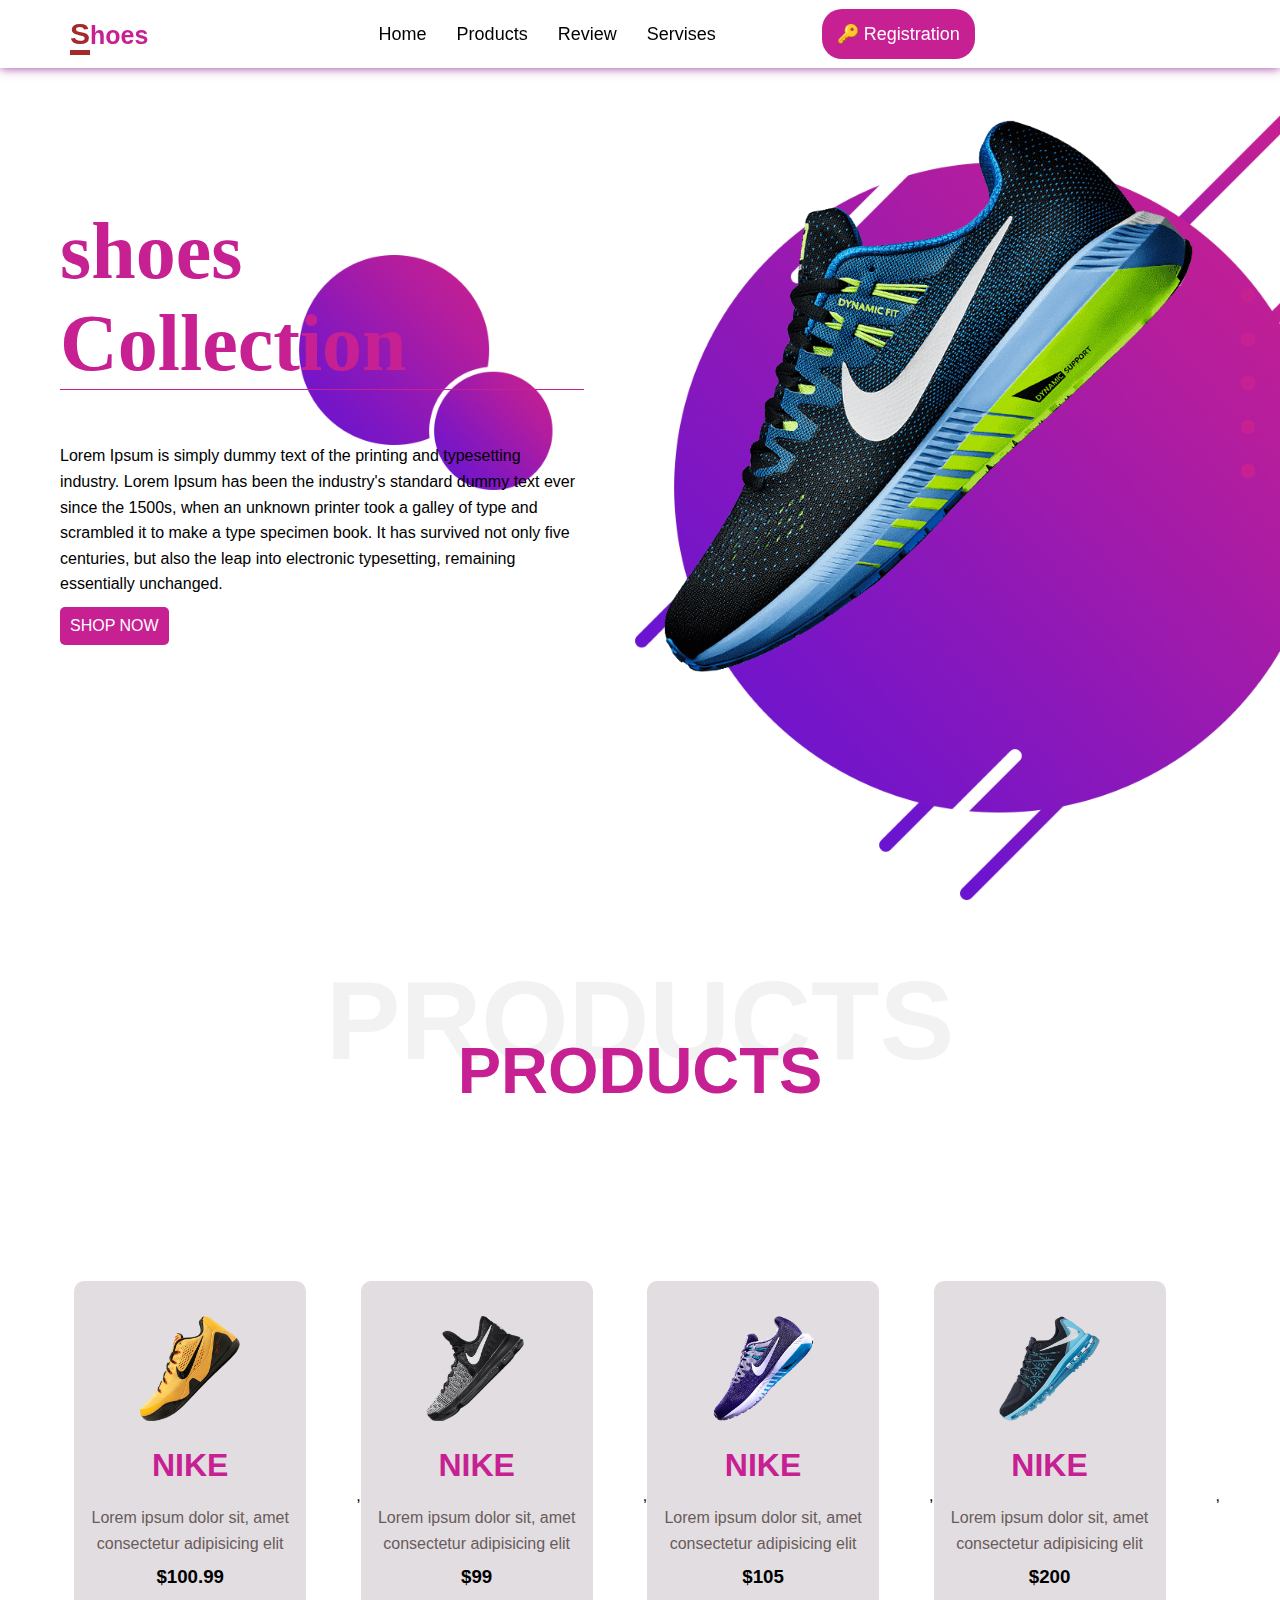
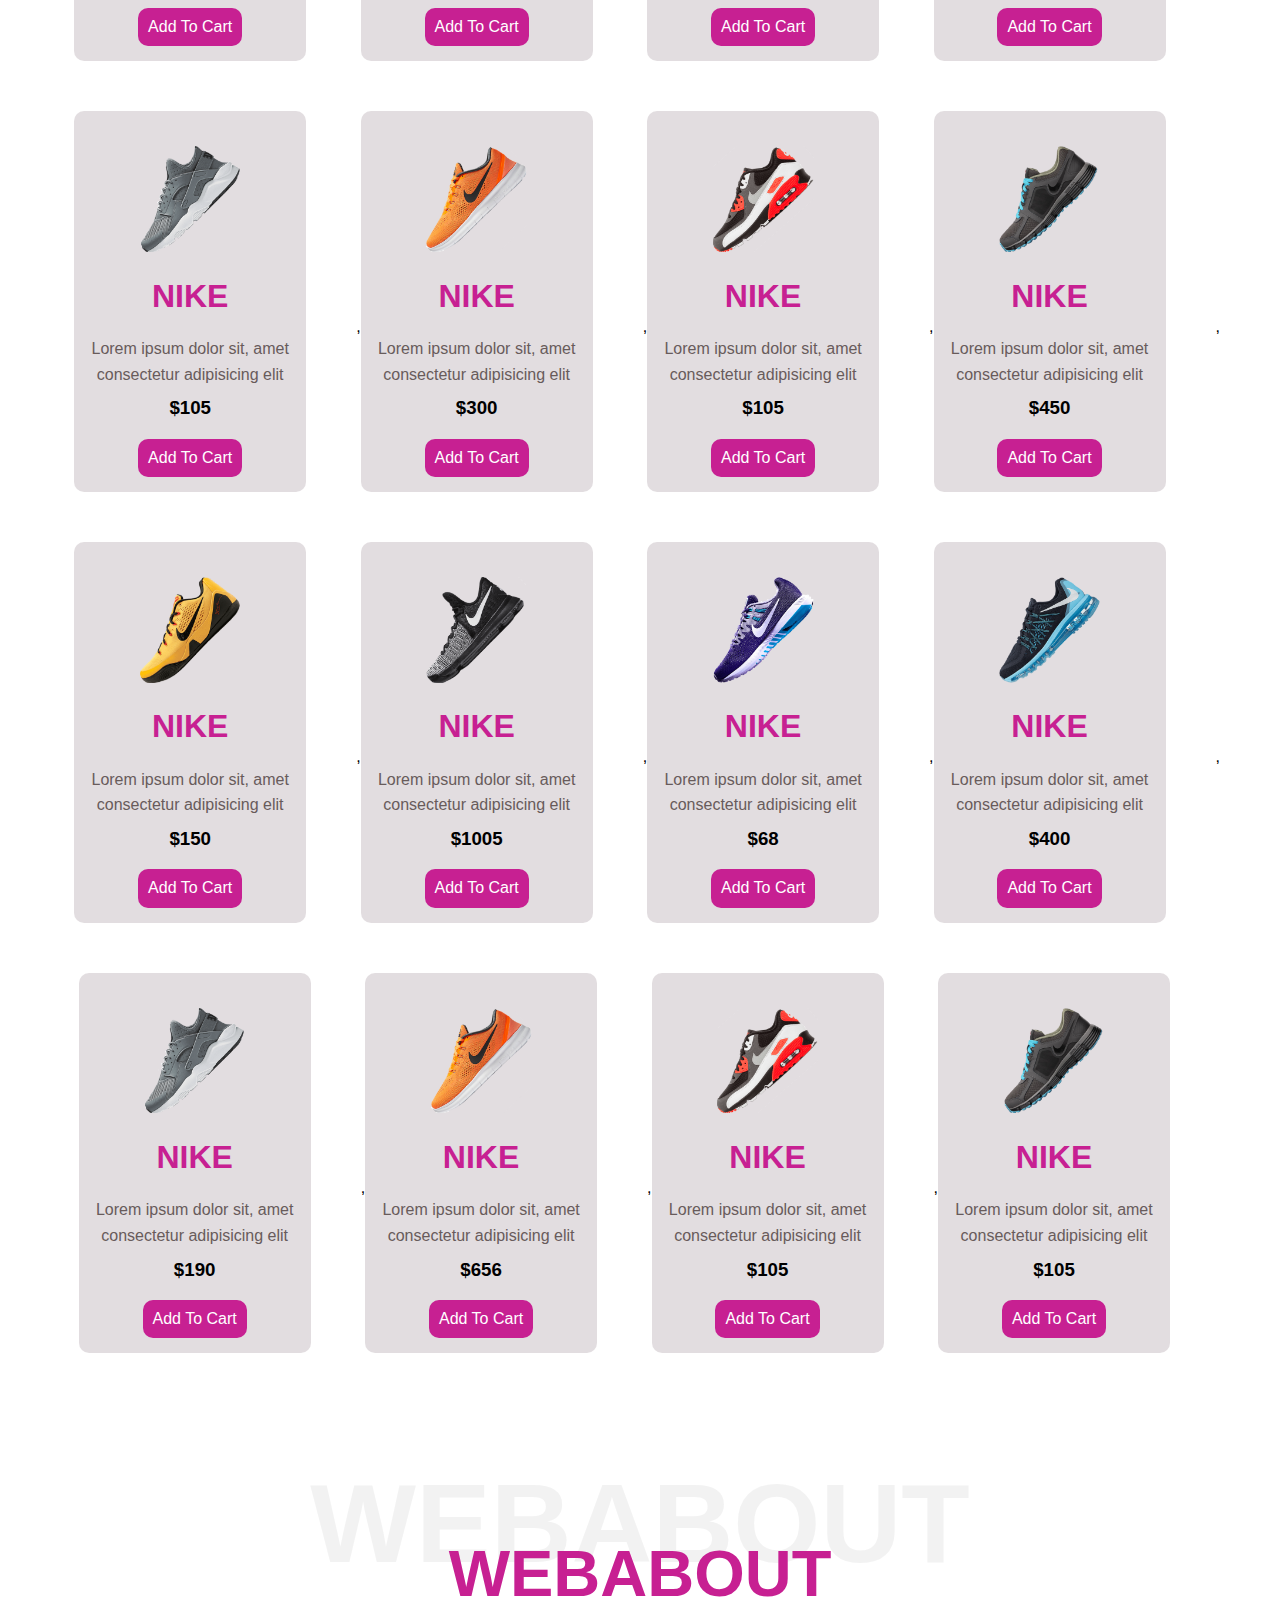
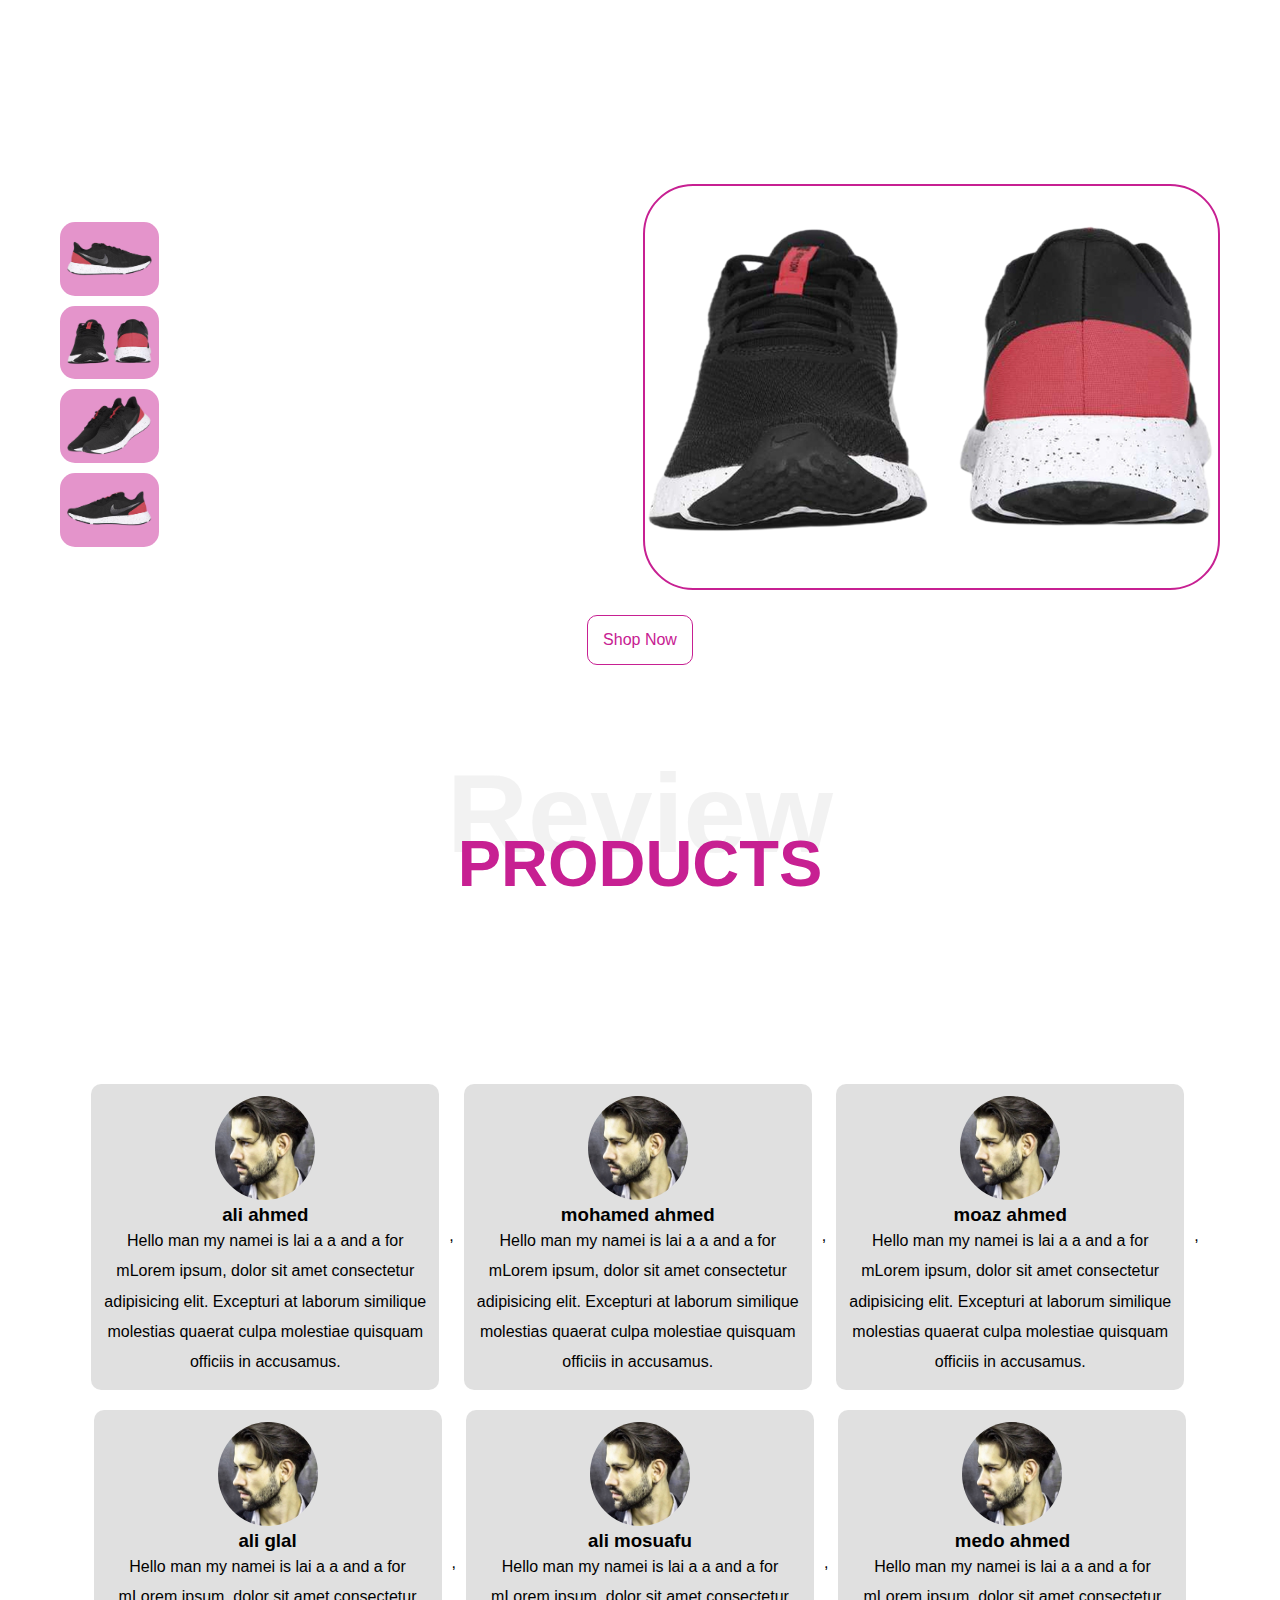
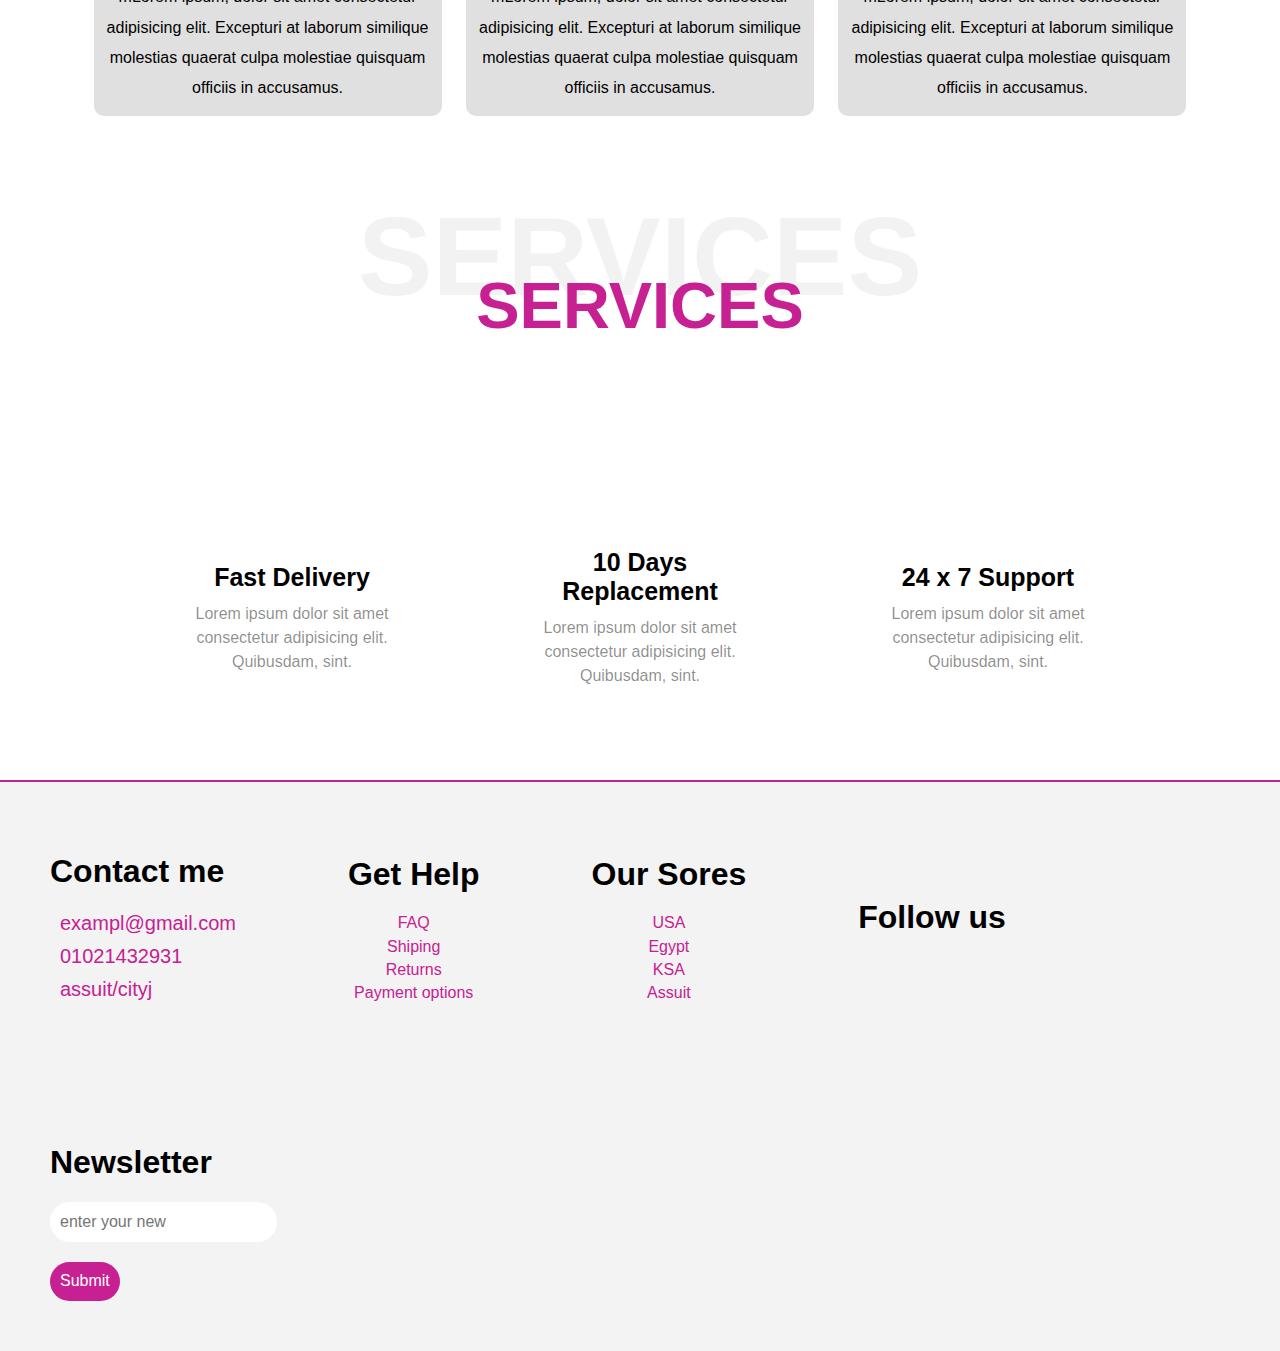
<file: index.html>
<!DOCTYPE html>
<html lang="en">
<head>
    <meta charset="UTF-8">
    <meta name="description" content="the best website to sell shoes">
    <meta name="viewport" content="width=device-width, initial-scale=1.0">
    <title>Shoes Store</title>
    <link rel="stylesheet" href="normalize.css">
    <link rel="stylesheet" href="style.css">
    <link rel="stylesheet" href="https://cdnjs.cloudflare.com/ajax/libs/font-awesome/6.4.2/css/all.min.css" integrity="sha512-z3gLpd7yknf1YoNbCzqRKc4qyor8gaKU1qmn+CShxbuBusANI9QpRohGBreCFkKxLhei6S9CQXFEbbKuqLg0DA==" crossorigin="anonymous" referrerpolicy="no-referrer" />
</head>
<body>
    <!-- start scroll progress -->
    <div class="scroller"></div>
     <!-- start scroll progress -->

    <!-- start header -->
    <header>
        <div class="container">
            <h1><i style="margin-right: 10px; font-size: 30px;" class="fa-solid fa-check"></i><span>S</span>hoes</h1>
            <nav>
                <ul>
                    <li><a href="#Home">Home</a></li>
                    <li><a href="#products">Products</a></li>
                    <li><a href="#Review">Review</a></li>
                    <li><a href="#SERVICES">Servises</a></li>
                    <li id="logout" onclick="Logout(event)" ><a href="index.html" > Logout </a></li>
                    <li id="regester" ><a href="./Registration.html"  class="registration">🔑 Registration </a></li>
                </ul>
            </nav>
            <div class="icons">
                <i class="fa-solid fa-cart-shopping"></i>
                <i class="fa-solid fa-user"></i>
                <i class="fa-solid fa-star"></i>
            </div>
        </div>
    </header>
    <!-- end header -->
    
    <!-- start main section -->
    <section class="main" id="Home">
        <div class="container">
            <div class="text">
                <h1>shoes <br>Collection</h1>
                <p>Lorem Ipsum is simply dummy text of the printing and typesetting industry. Lorem Ipsum has been the industry's standard dummy text ever since the 1500s, when an unknown printer took a galley of type and scrambled it to make a type specimen book. It has survived not only five centuries, but also the leap into electronic typesetting, remaining essentially unchanged.</p>
             <button>SHOP NOW  <i class="fa-solid fa-arrow-right"></i></button>
            </div>
            <div class="shoe">
                <img src="./image/shoes.png" alt="this is a shoe">
            </div>
            <div class="icons">
                <i class="fa-brands fa-linkedin"></i>
                <i class="fa-brands fa-youtube"></i>
                <i class="fa-brands fa-github"></i>
                <i class="fa-brands fa-facebook"></i>
                <i class="fa-brands fa-twitter"></i>
            </div>
        </div>
    </section>
    <!-- end main section -->

    <!-- start products section -->
    <section class="products" id="products">
        <div class="container">
            <div class="main-heading">
                <h1>PRODUCTS</h1>
                <h2>PRODUCTS</h2>
            </div>
            <div class="boxes" id="boxes">
            </div>
        </div>
    </section>
    <!-- end products section  -->


    <!-- start web about  -->
    <section class="webabout" id="webabout">
        <div class="container">
            <div class="main-heading web">
                <h1>WEBABOUT</h1>
                <h2>WEBABOUT</h2>
            </div>
            <div class="content">
                <div class="images">
                    <img src="./image/red_shoes4.png" alt="">
                    <img src="./image/red_shoes2.png" alt="">
                    <img src="./image/red_shoes1.png" alt="">
                    <img src="./image/red_shoes3.png" alt="">
                </div>
                <div class="maintwo">
                    <img src="./image/red_shoes2.png" alt="main">
                </div>
        </div>
        <div class="btn">
            <a href="#">Shop Now </a>
        </div>
    </div>
    </section>
    <!-- end web about  -->


    <!-- end Review section -->
    <section class="Review" id="Review">
        <div class="container">
            <div class="main-heading Review">
                <h1>PRODUCTS</h1>
               <h2>Review</h2>    
            </div>
            <div class="content" id="reviewContent">
            </div>
        </div>
      <!-- end Review section -->

    <!-- start SERVICES section -->
    <section class="Services" id="SERVICES">
        <div class="container">
            <div class="main-heading services">
                <h1>SERVICES</h1>
               <h2>SERVICES</h2>    
            </div>
            <div class="boxes">
                <div class="box">
                    <i class="fa-solid fa-truck"></i>
                    <h3>Fast Delivery</h3>
                   <p>Lorem ipsum dolor sit amet consectetur adipisicing elit. Quibusdam, sint.</p>
                </div>
                <div class="box">
                    <i class="fa-solid fa-repeat"></i>                    <h3>10 Days Replacement
                    </h3>
                   <p>Lorem ipsum dolor sit amet consectetur adipisicing elit. Quibusdam, sint.</p>
                </div>
                <div class="box">
                    <i class="fa-solid fa-headphones"></i>                    <h3>
                        24 x 7 Support</h3>
                   <p>Lorem ipsum dolor sit amet consectetur adipisicing elit. Quibusdam, sint.</p>
                </div>
            </div>
        </div>
    </section>
    <!-- end SERVICES section -->
<!-- start footer section -->
   <footer>
    <div class="container">
        <div class="contact">
            <h1>Contact me</h1>
            <div class="personladata">
                <div class="icons">
                    <i class="fa-solid fa-address-book"></i>
                    <i class="fa-solid fa-phone"></i>
                    <i class="fa-solid fa-envelope"></i>
                </div>
                <div class="data">
                    <p>exampl@gmail.com</p>
                    <p>01021432931</p>
                    <p>assuit/cityj</p>
                </div>
            </div>
        </div>  
        <div class="help">
            <h1>Get Help</h1>
            <p>FAQ</p>
            <p>Shiping</p>
            <p>Returns</p>
            <p>Payment options</p>
        </div>
        <div class="stores">
            <h1>Our Sores</h1>
            <p>USA</p>
            <p>Egypt</p>
            <p>KSA</p>
            <p>Assuit</p>
        </div>
        <div class="follow">
            <h1>Follow us</h1>
            <div class="icons">
                <i class="fa-brands fa-facebook"></i>
                <i class="fa-brands fa-twitter"></i>
                <i class="fa-brands fa-youtube"></i>
                <i class="fa-brands fa-github"></i>
            </div>
        </div>
        <div class="new">
            <h1>Newsletter</h1>
            <input type="text" placeholder="enter your new"><br>
            <button>Submit</button>
        </div>
    </div>
   </footer>
<!-- end footer section -->
    <script src="main.js"></script>
</body>
</html>
</file>
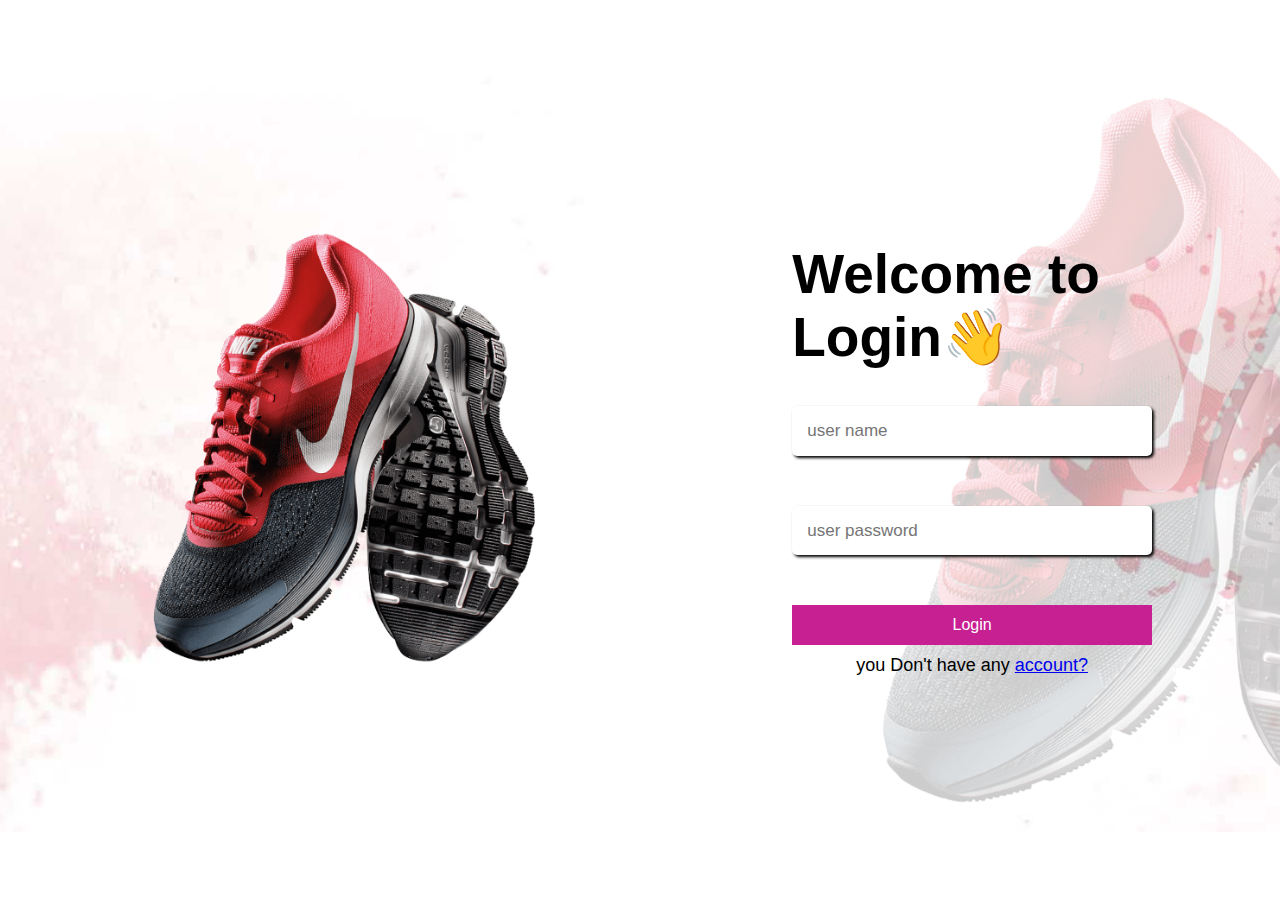
<file: login.html>
<!DOCTYPE html>
<html lang="en">
<head>
    <meta charset="UTF-8">
    <meta name="viewport" content="width=device-width, initial-scale=1.0">
    <title>Registration 🔑</title>
    <link rel="stylesheet" href="https://cdnjs.cloudflare.com/ajax/libs/font-awesome/6.4.2/css/all.min.css" integrity="sha512-z3gLpd7yknf1YoNbCzqRKc4qyor8gaKU1qmn+CShxbuBusANI9QpRohGBreCFkKxLhei6S9CQXFEbbKuqLg0DA==" crossorigin="anonymous" referrerpolicy="no-referrer" />
    <link rel="stylesheet" href="normalize.css">
    <link rel="stylesheet" href="Registration.css">
</head>
<style>
    @media (max-width:1020px) {
        .login .container{
            width: 66%;
        } 
    }
    @media (min-width:1024px) {
        .login .container{
            width: 80%;
        } 
    }
</style>
<body>
    <!-- start main section -->
    <section class="login">
        <div class="container">
            <div class="image">
                <img src="./image/logshoes.png" alt="login page image">
            </div>
            <div class="login">
                <h1 >Welcome to Login👋</h1>
                <form>
                    <input type="text" id="user-input" placeholder="user name" required>
                    <input type="password" id="password-input" placeholder="user password" required>
                    <button type="submit" onclick="Login(event)" >Login</button>
                    <p>you Don't have any  <a href="./Registration.html">account?</a></p>
                </form>
            </div>
        </div>
    </section>
    <!-- end main section --> 

    <script src="main.js"></script>
</body>
</html>
</file>
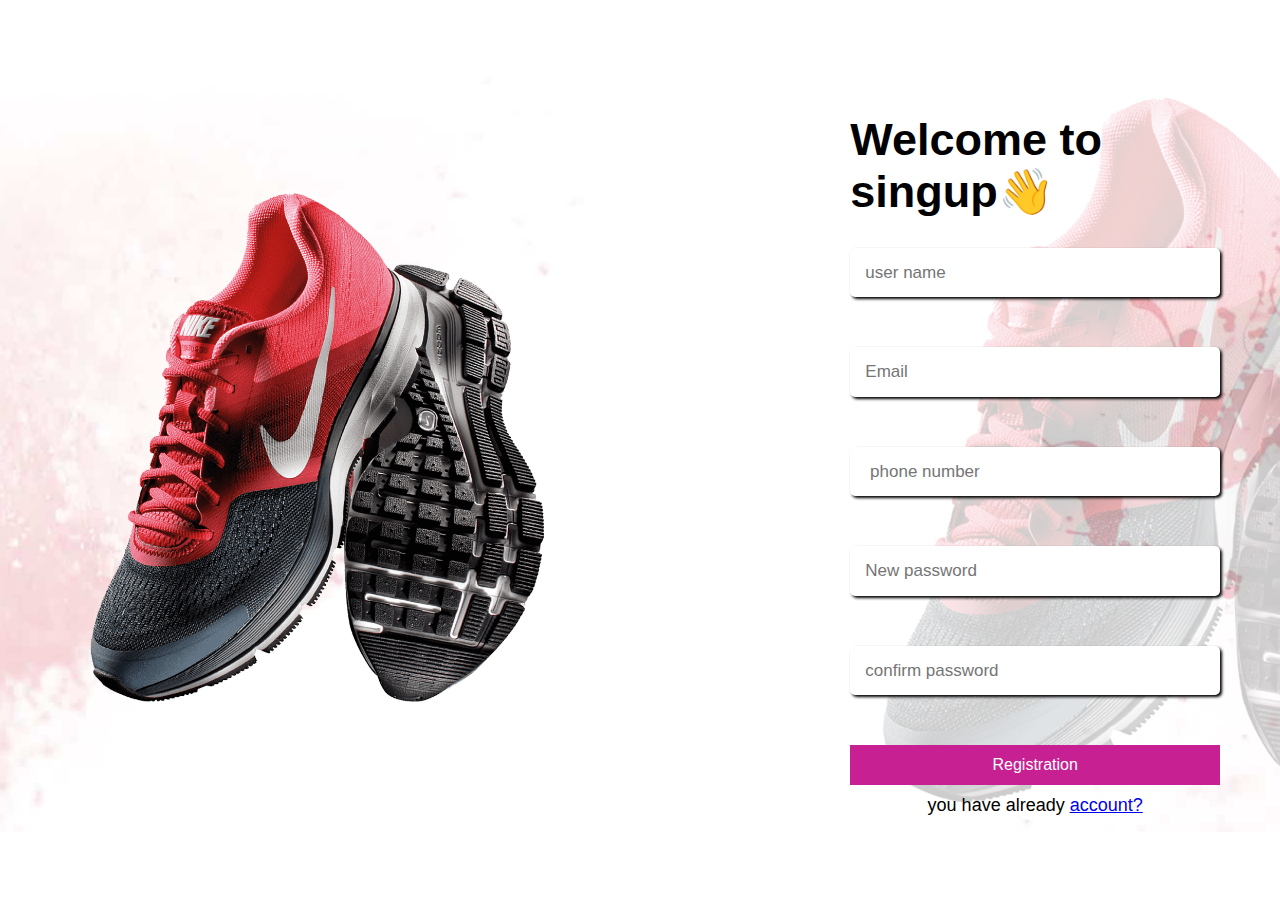
<file: Registration.html>
<!DOCTYPE html>
<html lang="en">
<head>
    <meta charset="UTF-8">
    <meta name="viewport" content="width=device-width, initial-scale=1.0">
    <title>Registration 🔑</title>
    <link rel="stylesheet" href="https://cdnjs.cloudflare.com/ajax/libs/font-awesome/6.4.2/css/all.min.css" integrity="sha512-z3gLpd7yknf1YoNbCzqRKc4qyor8gaKU1qmn+CShxbuBusANI9QpRohGBreCFkKxLhei6S9CQXFEbbKuqLg0DA==" crossorigin="anonymous" referrerpolicy="no-referrer" />
    <link rel="stylesheet" href="normalize.css">
    <link rel="stylesheet" href="Registration.css">
    <link rel="stylesheet" href="style.css">
</head>
<body>
    <!-- start main section -->
    <section class="login">
        <div class="container">
            <div class="image">
                <img src="./image/logshoes.png" alt="login page image">
            </div>
            <div class="login">
                <h1 style="font-size: 45px;">Welcome to singup👋</h1>
                <form>
                    <input type="text" id="username-input" placeholder="user name" required>
                    <input type="email" id="email-input" placeholder="Email" required>
                    <input type="tel" id="phone-input" placeholder=" phone number" required>
                    <input type="password" id="newpassword-input" placeholder="New password" required>
                    <input type="password" id="confirmpassword-input" placeholder="confirm password" required>
                    <button type="submit" onclick="Regestration(event)">Registration</button>
                    <p>you have already  <a href="./login.html">account?</a></p>
                </form>
            </div>
        </div>
    </section>

    <!-- end main section --> 
    <script src="main.js"></script>
</body>
</html>
</file>
<file: style.css>
:root{
    --font-family: 'Segoe UI', Tahoma, Geneva, Verdana, sans-serif;
    --color: #c72092;
}
 html{
    scroll-behavior: smooth;
 }
*{
    padding: 0;
    margin: 0;
    box-sizing: border-box;
    font-family: var(--font-family);
}
/* start scroll progress */
.scroller{
    background-color: var(--color);
    position: fixed;
    left: 0;
    top: 9%;
    z-index: 99999;
    width: 0;
    height: 6px;
}
/* end scroll progress */

.container{
    padding-left: 60px;
    padding-right: 60px;
    margin-left: auto;
    margin-right: auto;
}
/* start header */
header .container{
    display: flex;
    position: fixed;
    top: 0;
    left: 0;
    width: 100%;
    justify-content: space-between;
    align-items: center;
    background-color: white;
    box-shadow: 0 0 10px rgba(128, 0, 128, 0.789);
    z-index: 111111;
}
header .container h1{
    color: #c72092;
    font-size: 25px;
}
header .container h1 span{
    color: brown;
    font-size: 30px;
    border-bottom: 5px solid brown;
}
header .container nav ul{
    display: flex;
}
header .container nav ul li{
    display: flex;
}

 
header .container nav ul li a{
    text-decoration: none;
    font-size: 18px;
    padding: 15px;
    position: relative;
    color: black;
}
header .container nav ul li a::before{
    content: "";
    position: absolute;
    bottom: 0;
    left: 15px;
    width: 0;
    height: 5%;
    transition: 0.3s;
    border-radius: 5px;
}
header .container nav ul li a:hover::before{
    background-color:var(--color);
    width: 50%;
}
 
header .container nav ul li:last-child{
    background-color:#c72092;
    border-radius: 20px;
    color: white !important;
}   
header .container nav ul li:last-child a{
    color: white !important;
}   
header .container nav ul li:last-child:hover{
    opacity: 0.7;
} 
header .container .icons{
    font-size: 23px;
}
header .container .icons i{
    padding: 5px;
}
header .container .icons i:hover{
    cursor: pointer;
    opacity: 0.5;
}
@media (max-width:770px) {
    header .container {
    display: flex;
    flex-direction: column;
    align-items: center;
    }
    header .container nav ul li a {
        font-size: 16px;
        padding: 6px;
    }
    header .container h1 {
        font-size: 26px;
    }
    header .container .icons {
        font-size: 17px;
        margin-bottom: 11px;
    }
    .scroller{
        top: 18%;
    }
}
#logout{
    background-color: rgba(255, 0, 0, 0.722);
    border-radius: 10px;
}
#logout a{
    font-weight: 600;
    color: white;
}
#logout:hover{
     opacity: 0.5;
}
/* end header */

/* start main sectoin  */
.main{
    background-image: url(./image/main.AVIF);
    background-size: cover;
    width: 100%;
    background-position: center;
    height: 100vh;
    z-index: -11;
}
.main .container {
   display: flex;
   align-items: center;
   padding-top: 120px;
   padding-bottom: 120px;
}
.main .container .text{
    width: 50%;
}
.main .container .text h1{
    font-size: 80px;
    font-family: fantasy;
    color: var(--color);
    border-bottom: 1px solid var(--color);
}
.main .container .text p{
    line-height: 1.6;
}
.main .container .text button{
    padding: 10px;
    margin-top: 10px;
    background-color: var(--color);
    border: none;
    color: white;
    border-radius: 5px;
}
/* Define a keyframe animation */
@keyframes moveRight {
    0% {
      transform: translateX(0);
    }
    100% {
      transform: translateX(50%);
}
  }
  
  /* Apply the animation to the "i" element */
  .main .container .text button i {
    animation: moveRight 0.5s linear infinite;
    -webkit-animation: moveRight 0.5s linear infinite;
}
 .main .container .shoe img{
    width: 85%;
    position: relative;
    right: -80px;
 }
 .main .container .icons{
    display: flex;
    flex-direction: column;
    align-items: center;
    position: relative;
    right: -35px;
    font-size: 26px;
 }
 .main .container .icons i{
    margin-bottom: 30px;
    border-radius: 40%;
    background-color: #c72092;
    color: white;
    padding: 7px;
}
.main .container .icons i:hover{
    color: var(--color);
    cursor: pointer;    

}
@media (max-width:767px) {
    .main .container{
        display: flex;
        flex-direction: column;
        align-items: flex-start;
        padding: 120px 20px;
    }
    .main img{
        background-image: url(./image/main.AVIF);
        display: none;
    }
    
    .main .container .icons{
        display: flex;
        flex-direction: row;
        align-items: center;
        position: relative;
        right: 0px;
        font-size: 20px;
     }
    .main .container .icons i {
        margin:30px 5px;
        padding: 5px;
        background-color: white;
        color: var(--color);
    }
    .main .container .text {
        width: 100%;
    }
    .main .container .text h1 {
        font-size: 45px;
    }

}
/* end main sectoin  */

/* start products section */
.products{
    padding-top: 90px;
    padding-bottom: 90px;
}
 .main-heading h1{
    text-align: center;
    font-size: 65px;
    color: var(--color);
    position: relative;
    z-index: 11;
}

 .main-heading h2{
    text-align: center;
    font-size: 112px;
    color:#dddddd61;
    position: relative;
    top: -195px;
}

 
.products .container .boxes{
  display: flex;
  flex-wrap: wrap;
  justify-content: flex-end;
  align-items: center;
}
.products .container .boxes .box{
    width: calc(100% / 5);
    background-color: #8f7c8943;
    display: flex;
    flex-direction: column;
    align-items: center;
    text-align: center;
    padding: 15px;
    border-radius: 10px;
    margin-bottom: 50px;
    margin-right: 50px;
    transition: 0.5s;
}
.products .container .boxes .box:hover{   
     box-shadow: 0 10px 4px black;
     cursor: pointer;
}
.products .container .boxes .image img{
    width: 50%;
    margin: 0 auto;
} 
.products .boxes .box .icons i {
    font-size: 20px;
    margin-bottom: 10px;
}
.products .boxes .box .icons  {
    display: flex;
    flex-direction: column;
    align-items: flex-start;
    width: 100%;
}
 .products .container .boxes .text h1{
    color: var(--color);
 }

 .products .container .boxes .text p{
    line-height: 1.6;
    margin-bottom: 10px;
    color: rgb(104, 91, 91);
 }

 .products .container .boxes .text h3{
    margin-bottom: 10px;
 }

 .products .container .boxes .stars{
    color: rgb(230, 171, 21);
    margin-bottom: 10px;
 
}
.products .container .boxes .box a{
    text-decoration: none;
    background-color: var(--color);
    color: white;
    padding: 10px;
    border-radius: 10px;
    -webkit-border-radius: 10px;
    -moz-border-radius: 10px;
    -ms-border-radius: 10px;
    -o-border-radius: 10px;
}


@media (max-width:835px) {
    .products {
        padding-top: 158px;
    }
    .products .container .main-heading h2 {
        font-size: 55px;
        top: -100px;
        left: -20px;
    }
    .products .container .main-heading h1 {
        font-size: 35px;
    }
    .products .container .boxes .box{
        width: calc(100% / 1);
    }
    .products .container .boxes {
        width: 290px;
    }

}
/* end products section  */


/* start web about seciton  */
 
.webabout .container .content{
    display: flex;
    align-items: center;
}
.webabout .container .content .maintwo img{
    width: 100%;
    border: 2px solid var(--color);
    border-radius: 50px;
}

.webabout .container .content .images{
    display: flex;
    flex-direction: column;
}

.webabout .container .content .images img{
    width: 17%;
    margin-bottom: 10px;
    padding: 5px;
    border-radius: 15px;
    background-color:#c720927a;
     border: 2px solid transparent;
}

.webabout .container .content .images img:hover{
 cursor: pointer;
 opacity: 0.5;
 border: 2px solid var(--color);
}
.webabout .container  .btn{
    width: 100%;
    display: flex;
    justify-content: center;
}
.webabout .container  a{
    text-decoration: none;
    background-color: white;
    color: var(--color);
    border: 1px solid var(--color);
    padding: 15px;
    border-radius: 10px;
    margin: 20px 20px;
    transition: 0.5s;
}
.webabout .container  a:hover{
    background-color: var(--color);
    color: white;
    box-shadow: 0 0 10px var(--color);
}

@media (max-width:767px) {
    .main-heading.web h1{
        text-align: center;
        font-size: 37px;
        color: var(--color);
        position: relative;
        z-index: 11;
    }
     .main-heading.web h2{
        text-align: center;
        font-size: 50px;
        color:#dddddd61;
        position: relative;
        top: -100px;
        left: -15px;
    }
    .webabout .container .content .images{
        display: flex;
        flex-direction: row;
    }
    .webabout .container .content .images img{
        width: 20%;
        margin: 50px 5px;

    }
    
}
@media (max-width:1086px) {
    .webabout .container .content{
        display: flex;
        flex-direction: column;
    }   
}
/* end web about section  */


/* start Review section */
.Review{
    padding-top: 49px;
    position: relative;
}
.Review .content {
    display: flex;
    flex-wrap: wrap;
    align-items: center;
    justify-content: center;
}
.Review .content .box {
    max-width: 30%;
    background-color: rgba(0, 0, 0, 0.123);
    padding: 10px;
    border-radius: 10px;
    display: flex;
    flex-direction: column;
    align-items: center;
    text-align: center;
    margin: 10px;
    border: 2px solid transparent;
    transition: 0.2s;
}
.Review .content .box:hover {
    border: 2px solid var(--color);
    background-color: var(--color);
    color: white;
}
 .Review .content .box span img{
    max-width: 100px;
    border-radius: 50%;
}
.Review .content .box  .profile .icons{
  color:rgb(208, 148, 9) ;
}
.Review .content .box p{
    line-height: 1.9;
}
@media (max-width:905px) {
    .Review .content {
        display: flex;
        flex-wrap: wrap;
        align-items: center;
        justify-content: center;
    }
    .Review .content .box {
        max-width: 40%;
    }
}
@media (max-width:767px) {
    .Review {
        padding-top: 90px;
       
    }
    .main-heading.Review h1{
        font-size: 40px;
    }
    .main-heading.Review h2{
        font-size: 70px;
        top: -127px;
    }
    .Review .content {
        display: flex;
        flex-wrap: wrap;
        align-items: center;
        justify-content: center;
    }
    .Review .content .box {
        max-width: 100%;
    }
    .Review .container {
        padding-right: 10px;
        padding-left: 10px;
    }
   
}
/* end Review section */

/* start services section */
.Services{
    padding-top: 100px;
    padding-bottom: 80px;
    position: relative;
}
.Services .container .boxes{
    display: flex;
    align-items: center;
    justify-content: space-evenly;
    flex-wrap: wrap;
}

.Services .container .boxes .box{
    max-width: 20%;
    display: flex;
    flex-direction: column;
    align-items: center;
    text-align: center;
    transition: 0.5s;
    border: 2px solid transparent;
    border-radius: 10px;
    padding: 10px;
}
.Services .container .boxes .box:hover{
   border: 2px solid var(--color);
   box-shadow: 0 0 10px var(--color);
  
}
.Services .container .boxes .box i{
    color: #c72092;
    font-size: 50px;
    margin-bottom: 10px;
    z-index: 111;
}

.Services .container .boxes .box h3{
    font-size: 25px;
    margin: 10px 0;
}

.Services .container .boxes .box p{
    color: rgba(0, 0, 0, 0.452);
    line-height: 1.5;
}

@media (max-width:767px) {
    .Services .container .boxes{
        flex-direction: column;
    }
    .Services .container .boxes .box{
        max-width: 100%;
        margin-bottom: 50px;
    }
    .main-heading.services h1{
        font-size: 40px;
    }
    .main-heading.services h2{
        font-size: 50px;
        top: -101px;
    }
    .Services {
        padding-top: 150px;
        padding-bottom: 80px;
        position: relative;
    }
    
}

/* end services section */


/* start footer section */
footer{
    background-color: rgba(0, 0, 0, 0.047);
    width: 100%;
    height: 100%;
    border-top: 2px solid var(--color);
} 
footer .container{
    display: flex;
    flex-wrap: wrap;
    align-items: center;
    gap: 7rem;
    padding: 50px;
}
footer .container .personladata {
    display: flex;
    align-items: center;
    gap: 10px;
 }
 footer .container .personladata .icons{
    display: flex;
    flex-direction: column;
 }
 footer .container .personladata .icons i{
     font-size: 20px;
     margin-bottom: 10px;
 }
 footer .container .personladata .data p{
    font-size: 20px;
    margin-bottom: 10px;
    color: var(--color);
}
footer .container .help p{
    text-align: center;
    margin-bottom: 5px;
    color: var(--color);
}
footer .container .stores{
    text-align: center;
}
footer .container .stores p{
    margin-bottom: 5px;
    color: var(--color);
}
footer .follow h1{
    margin-bottom: 10px;
}
footer .follow .icons i{
    font-size: 20px;
    margin-bottom: 5px;
    display: flex;
    align-items: center;
    color: var(--color);
    flex-direction: column;
}
footer input{
    border-radius: 20px;
    height: 40px;
    width: 100%;
    padding: 10px;
    border: none;
    outline: none;
}

footer button{
    padding: 10px;
    margin-top: 20px;
    background-color: var(--color);
    color: white;
    border: none;
    border-radius: 20px;
}
@media (max-width:815px) {
    footer .container{
        gap: 1rem;
        align-items: center;
        justify-content: center;
       
    }
    
}
/* end footer section */
</file>
<file: Registration.css>
body{
    background-image: url(./image/loging_bg.png);
    background-size: cover;
    background-repeat: no-repeat;
    font-family: 'Segoe UI', Tahoma, Geneva, Verdana, sans-serif;
}

.login .container{
    padding-left: 60px;
    padding-right: 60px;
    margin-right: auto;
    margin-left: auto;
    display: flex;
    align-items: center;
    width: 100%;
    height: 100vh;
}
.login .container .image img{
    width: 65%;
    top: 50px;
}
.login .container .login form{
    display: flex;
    flex-direction: column;
}
.login .container .login form input{
    padding: 15px;
    border: none;
    outline: none;
    margin-bottom: 50px;
    font-size: 17px;
    border-radius: 5px;
    box-shadow:2px 2px 3px black;

}
.login .container .login h1{
    font-size: 55px;
}
.login .container .login p{
    font-size: 18px;
    text-align: center;
    margin-top: 10px;
}
.login .container .login button{
    height: 40px;
    background-color:  #c72092;
    color: white;
    border: none;
    outline: none;
}
.login .container .login button:hover{
    opacity: 0.7;
    cursor: pointer;
}
@media (max-width:549px) {
    .login .container .image img{
       display: none;
    }
    .login .container .login h1 {
        font-size: 37px;
    }
    
}
</file>
